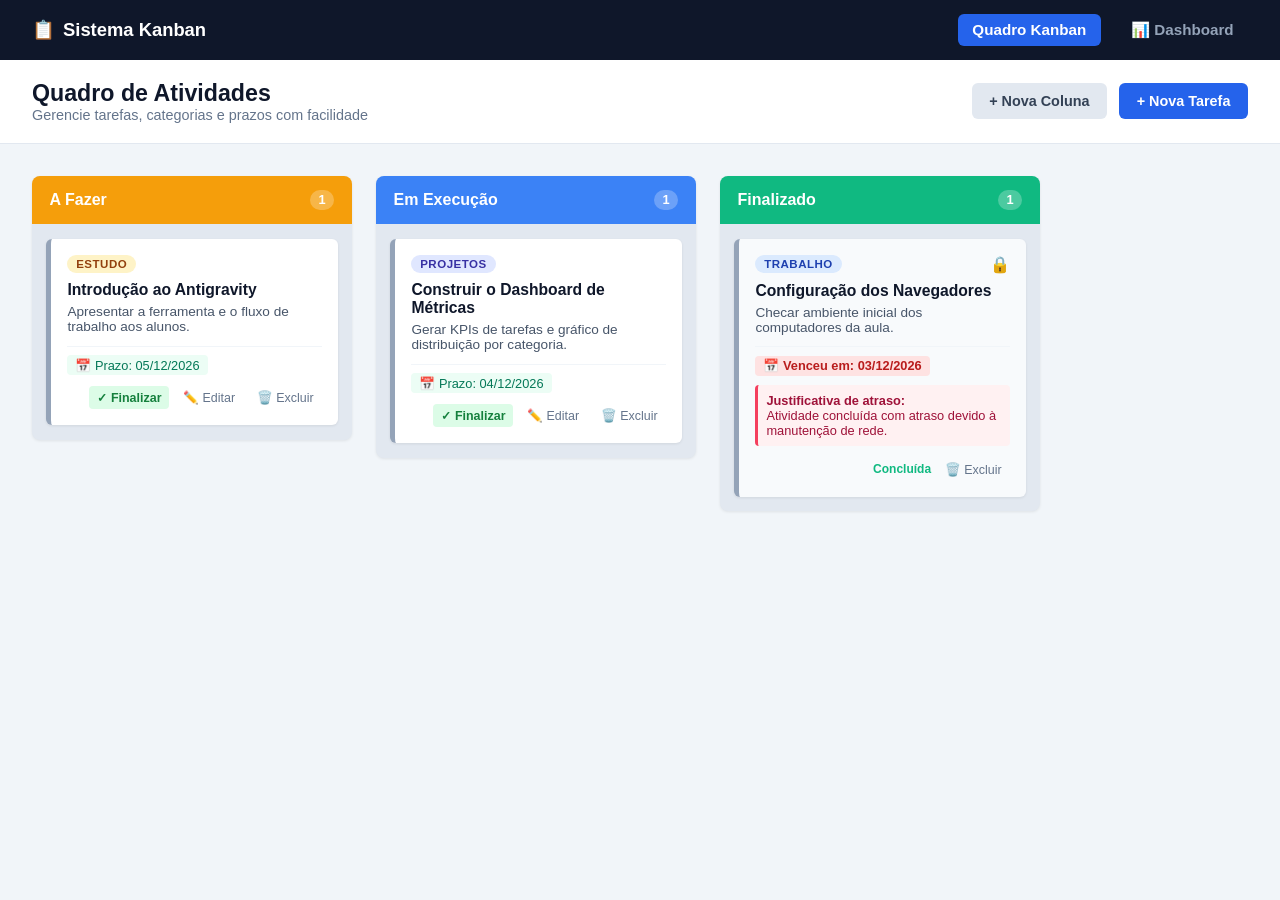
<file: 30.10/index.html>
<!DOCTYPE html>
<html lang="pt-BR">
<head>
  <meta charset="UTF-8">
  <meta name="viewport" content="width=device-width, initial-scale=1.0">
  <title>Kanban Simples - Gerenciador de Tarefas</title>
  <link rel="stylesheet" href="style.css">
</head>
<body>

  <!-- Barra de Navegação Superior -->
  <nav class="navbar">
    <div class="nav-brand">
      <span class="logo-icon">📋</span>
      <span class="brand-name">Sistema Kanban</span>
    </div>
    <div class="nav-links">
      <a href="index.html" class="nav-link active">Quadro Kanban</a>
      <a href="dashboard.html" class="nav-link">📊 Dashboard</a>
    </div>
  </nav>

  <!-- Cabeçalho Principal com Botões de Ação -->
  <header class="header">
    <div class="header-content">
      <h1>Quadro de Atividades</h1>
      <p>Gerencie tarefas, categorias e prazos com facilidade</p>
    </div>
    <div class="header-actions">
      <!-- Botão para adicionar coluna customizada -->
      <button id="btn-nova-coluna" class="btn btn-secondary">+ Nova Coluna</button>
      <!-- Botão para adicionar nova tarefa -->
      <button id="btn-nova-tarefa" class="btn btn-primary">+ Nova Tarefa</button>
    </div>
  </header>

  <!-- Contêiner Dinâmico de Colunas do Kanban -->
  <main class="kanban-container" id="kanban-board">
    <!-- As colunas (fixas e customizadas) serão renderizadas via JavaScript -->
  </main>

  <!-- ============================================================
       MODAL 1: CRIAR / EDITAR TAREFA
       ============================================================ -->
  <div id="modal-tarefa" class="modal-overlay hidden">
    <div class="modal-box">
      <div class="modal-header">
        <h3 id="modal-titulo">Criar Nova Tarefa</h3>
        <button type="button" class="btn-close" id="btn-fechar-modal">&times;</button>
      </div>

      <form id="form-tarefa">
        <!-- ID Oculto para edição -->
        <input type="hidden" id="tarefa-id">

        <!-- Título -->
        <div class="form-group">
          <label for="tarefa-titulo">Título *</label>
          <input type="text" id="tarefa-titulo" placeholder="Ex: Preparar apresentação da aula" required>
        </div>

        <!-- Categoria -->
        <div class="form-group">
          <label for="tarefa-categoria">Categoria *</label>
          <select id="tarefa-categoria" required>
            <option value="Trabalho">Trabalho</option>
            <option value="Estudo">Estudo</option>
            <option value="Pessoal">Pessoal</option>
            <option value="Projetos">Projetos</option>
            <option value="Geral">Geral</option>
          </select>
        </div>

        <!-- Descrição -->
        <div class="form-group">
          <label for="tarefa-descricao">Descrição</label>
          <textarea id="tarefa-descricao" rows="3" placeholder="Detalhes e observações..."></textarea>
        </div>

        <!-- Prazo -->
        <div class="form-group">
          <label for="tarefa-prazo">Prazo de Conclusão *</label>
          <input type="date" id="tarefa-prazo" required>
        </div>

        <!-- Status / Coluna Inicial -->
        <div class="form-group" id="grupo-status">
          <label for="tarefa-status">Quadro / Coluna</label>
          <select id="tarefa-status">
            <!-- As opções de colunas serão preenchidas dinamicamente -->
          </select>
        </div>

        <div class="modal-actions">
          <button type="button" class="btn btn-secondary" id="btn-cancelar-modal">Cancelar</button>
          <button type="submit" class="btn btn-primary" id="btn-salvar-tarefa">Salvar</button>
        </div>
      </form>
    </div>
  </div>

  <!-- ============================================================
       MODAL 2: CRIAR NOVA COLUNA / QUADRO
       ============================================================ -->
  <div id="modal-coluna" class="modal-overlay hidden">
    <div class="modal-box">
      <div class="modal-header">
        <h3>Criar Nova Coluna</h3>
        <button type="button" class="btn-close" id="btn-fechar-modal-coluna">&times;</button>
      </div>

      <form id="form-coluna">
        <div class="form-group">
          <label for="coluna-titulo">Nome da Coluna *</label>
          <input type="text" id="coluna-titulo" placeholder="Ex: Em Revisão, Impedimento..." required>
        </div>

        <div class="form-group">
          <label for="coluna-cor">Cor do Cabeçalho</label>
          <select id="coluna-cor">
            <option value="#6366f1">Roxo / Índigo</option>
            <option value="#06b6d4">Ciano</option>
            <option value="#ec4899">Rosa</option>
            <option value="#8b5cf6">Violeta</option>
            <option value="#64748b">Cinza Ardósia</option>
          </select>
        </div>

        <div class="modal-actions">
          <button type="button" class="btn btn-secondary" id="btn-cancelar-modal-coluna">Cancelar</button>
          <button type="submit" class="btn btn-primary">Adicionar Coluna</button>
        </div>
      </form>
    </div>
  </div>

  <!-- ============================================================
       MODAL 3: JUSTIFICATIVA DE TAREFA VENCIDA
       ============================================================ -->
  <div id="modal-justificativa" class="modal-overlay hidden">
    <div class="modal-box">
      <div class="modal-header">
        <h3 class="text-danger">⚠️ Atenção: Tarefa Vencida!</h3>
      </div>
      <p class="modal-info">
        Esta tarefa ultrapassou a data limite. Para concluí-la, informe uma <strong>justificativa obrigatória</strong> de encerramento fora do prazo.
      </p>

      <form id="form-justificativa">
        <div class="form-group">
          <label for="justificativa-texto">Nota de Encerramento *</label>
          <textarea id="justificativa-texto" rows="3" placeholder="Descreva o motivo do atraso e como a entrega foi finalizada..." required></textarea>
        </div>

        <div class="modal-actions">
          <button type="button" class="btn btn-secondary" id="btn-cancelar-justificativa">Voltar</button>
          <button type="submit" class="btn btn-danger">Confirmar Conclusão</button>
        </div>
      </form>
    </div>
  </div>

  <!-- Script da Aplicação -->
  <script src="script.js"></script>
</body>
</html>
</file>
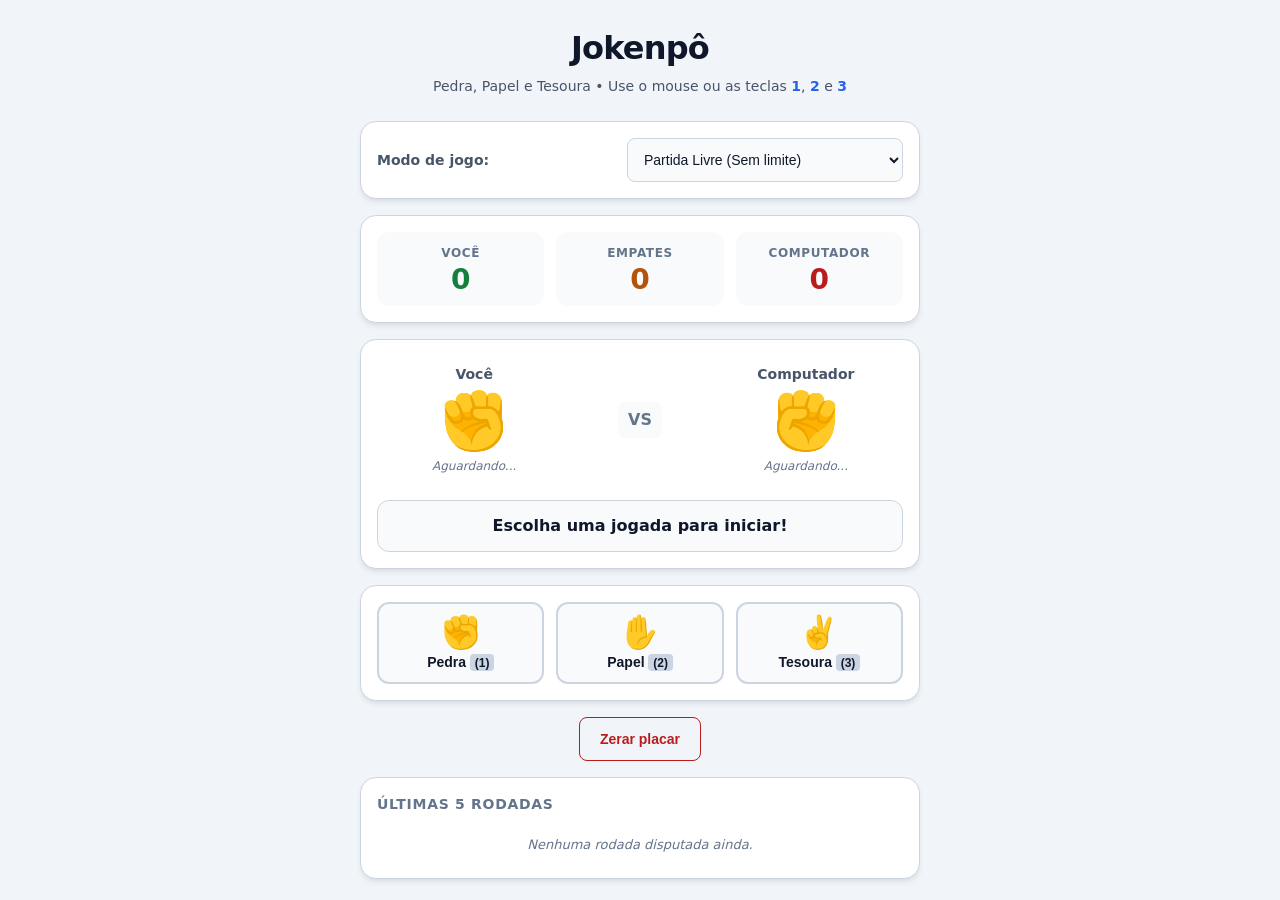
<file: 30.10_TESTE/index.html>
<!DOCTYPE html>
<html lang="pt-BR">
<head>
  <meta charset="UTF-8">
  <meta name="viewport" content="width=device-width, initial-scale=1.0">
  <title>Jokenpô - Pedra, Papel e Tesoura</title>
  <meta name="description" content="Jogo clássico de Jokenpô (Pedra, Papel e Tesoura) desenvolvido em HTML, CSS e JavaScript puros.">
  <link rel="stylesheet" href="style.css">
  <script src="script.js" defer></script>
</head>
<body>
  <div class="app-layout">
    <header class="game-header">
      <h1 class="game-title">Jokenpô</h1>
      <p class="game-subtitle">Pedra, Papel e Tesoura &bull; Use o mouse ou as teclas <strong>1</strong>, <strong>2</strong> e <strong>3</strong></p>
    </header>

    <main class="game-main">
      <!-- Seletor de Modo de Partida -->
      <section class="section-card mode-section" aria-label="Configuração do modo de jogo">
        <label for="mode-select" class="mode-label">Modo de jogo:</label>
        <select id="mode-select" class="custom-select">
          <option value="free">Partida Livre (Sem limite)</option>
          <option value="bestOf3">Melhor de 3 (Primeiro com 2 vitórias)</option>
          <option value="bestOf5">Melhor de 5 (Primeiro com 3 vitórias)</option>
        </select>
      </section>

      <!-- Placar do Jogo -->
      <section class="section-card scoreboard-section" aria-label="Placar atual">
        <div class="score-card player-score-card">
          <span class="score-label">Você</span>
          <span id="player-score" class="score-value">0</span>
        </div>
        <div class="score-card draw-score-card">
          <span class="score-label">Empates</span>
          <span id="draw-score" class="score-value">0</span>
        </div>
        <div class="score-card computer-score-card">
          <span class="score-label">Computador</span>
          <span id="computer-score" class="score-value">0</span>
        </div>
      </section>

      <!-- Arena do Duelo e Animação -->
      <section class="section-card arena-section" aria-label="Área de disputa da rodada">
        <div class="fighters-stage">
          <div class="fighter-box">
            <span class="fighter-name">Você</span>
            <div id="player-hand" class="hand-display" aria-hidden="true">✊</div>
            <span id="player-choice-text" class="choice-text">Aguardando...</span>
          </div>

          <div class="versus-badge" aria-hidden="true">VS</div>

          <div class="fighter-box">
            <span class="fighter-name">Computador</span>
            <div id="computer-hand" class="hand-display computer-hand" aria-hidden="true">✊</div>
            <span id="computer-choice-text" class="choice-text">Aguardando...</span>
          </div>
        </div>

        <!-- Região Live para Anúncio Acessível de Resultados -->
        <div id="game-message" class="game-message" aria-live="polite" role="status">
          Escolha uma jogada para iniciar!
        </div>

        <!-- Alerta de Conclusão de Partida -->
        <div id="match-banner" class="match-banner hidden" role="alert">
          <p id="match-winner-text" class="match-winner-text"></p>
          <button type="button" id="btn-play-again" class="btn btn-primary">Jogar novamente</button>
        </div>
      </section>

      <!-- Controles de Escolha do Jogador -->
      <section class="section-card choices-section" aria-label="Opções de jogada">
        <h2 class="sr-only">Faça sua escolha</h2>
        <div id="choices-container" class="choices-container">
          <button type="button" class="btn-choice" data-choice="pedra" aria-label="Escolher Pedra (atalho: tecla 1)">
            <span class="choice-emoji" aria-hidden="true">✊</span>
            <span class="choice-name">Pedra <kbd>(1)</kbd></span>
          </button>
          <button type="button" class="btn-choice" data-choice="papel" aria-label="Escolher Papel (atalho: tecla 2)">
            <span class="choice-emoji" aria-hidden="true">✋</span>
            <span class="choice-name">Papel <kbd>(2)</kbd></span>
          </button>
          <button type="button" class="btn-choice" data-choice="tesoura" aria-label="Escolher Tesoura (atalho: tecla 3)">
            <span class="choice-emoji" aria-hidden="true">✌️</span>
            <span class="choice-name">Tesoura <kbd>(3)</kbd></span>
          </button>
        </div>
      </section>

      <!-- Ações Gerais -->
      <section class="actions-section" aria-label="Ações da partida">
        <button type="button" id="btn-reset-score" class="btn btn-danger">Zerar placar</button>
      </section>

      <!-- Histórico das Últimas 5 Rodadas -->
      <section class="section-card history-section" aria-label="Histórico recente de rodadas">
        <h2 class="history-title">Últimas 5 Rodadas</h2>
        <ul id="history-list" class="history-list">
          <li class="history-empty">Nenhuma rodada disputada ainda.</li>
        </ul>
      </section>
    </main>
  </div>
</body>
</html>
</file>
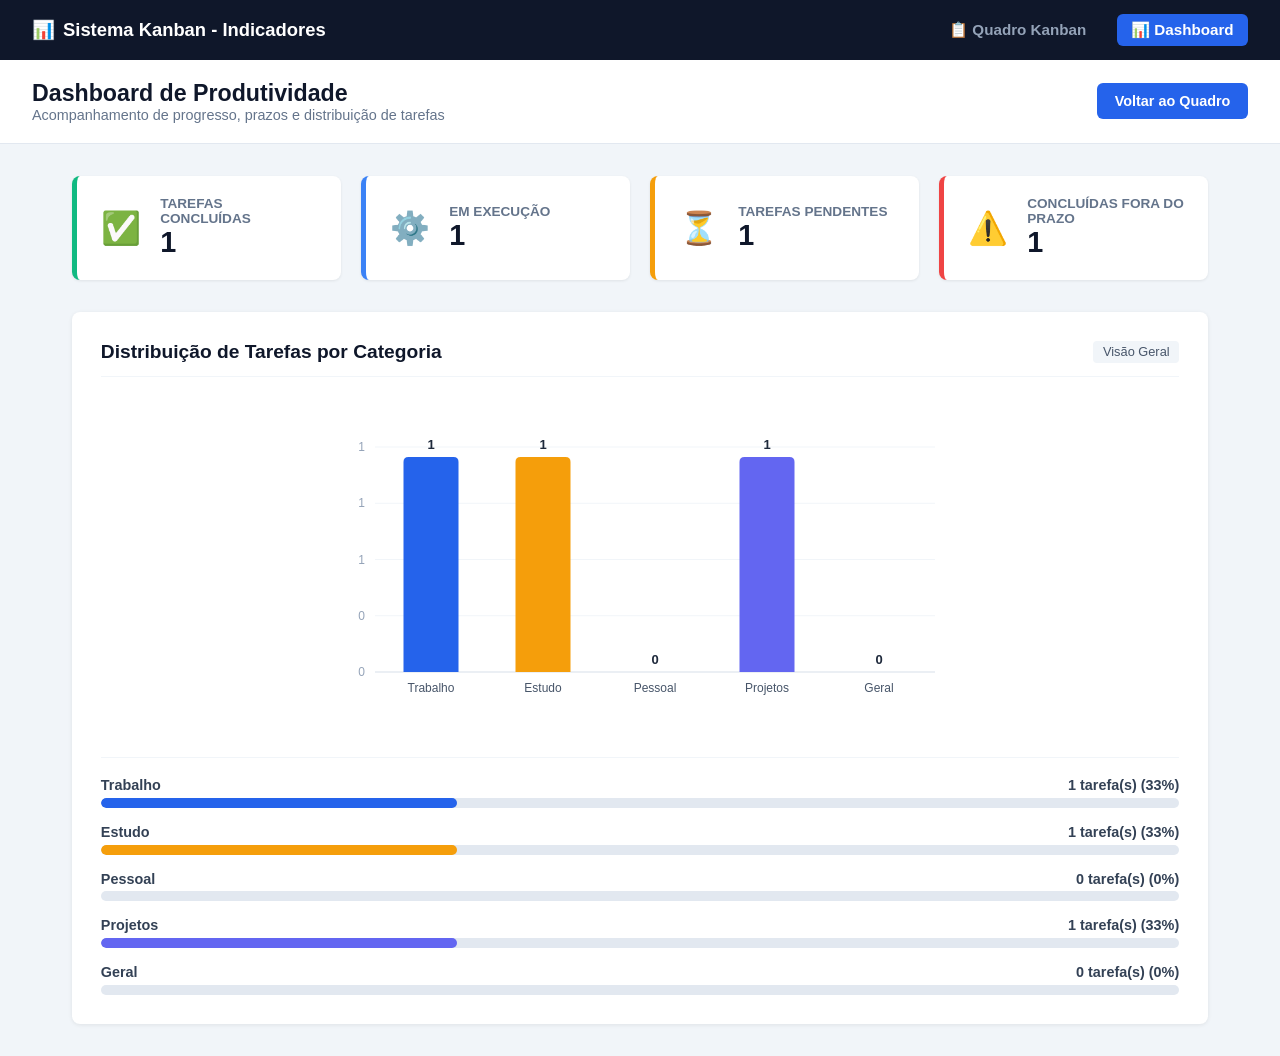
<file: 30.10/dashboard.html>
<!DOCTYPE html>
<html lang="pt-BR">
<head>
  <meta charset="UTF-8">
  <meta name="viewport" content="width=device-width, initial-scale=1.0">
  <title>Dashboard de Métricas - Kanban</title>
  <link rel="stylesheet" href="style.css">
</head>
<body>

  <!-- Barra de Navegação Superior -->
  <nav class="navbar">
    <div class="nav-brand">
      <span class="logo-icon">📊</span>
      <span class="brand-name">Sistema Kanban - Indicadores</span>
    </div>
    <div class="nav-links">
      <a href="index.html" class="nav-link">📋 Quadro Kanban</a>
      <a href="dashboard.html" class="nav-link active">📊 Dashboard</a>
    </div>
  </nav>

  <!-- Cabeçalho Principal do Dashboard -->
  <header class="header">
    <div class="header-content">
      <h1>Dashboard de Produtividade</h1>
      <p>Acompanhamento de progresso, prazos e distribuição de tarefas</p>
    </div>
    <div>
      <a href="index.html" class="btn btn-primary">Voltar ao Quadro</a>
    </div>
  </header>

  <main class="dashboard-container">
    
    <!-- Seção de Indicadores Chave (Cards de Métricas) -->
    <section class="kpi-grid">
      
      <!-- Tarefas Concluídas -->
      <div class="kpi-card kpi-concluidas">
        <div class="kpi-icon">✅</div>
        <div class="kpi-info">
          <span class="kpi-label">Tarefas Concluídas</span>
          <span class="kpi-value" id="kpi-concluidas">0</span>
        </div>
      </div>

      <!-- Tarefas Em Execução -->
      <div class="kpi-card kpi-execucao">
        <div class="kpi-icon">⚙️</div>
        <div class="kpi-info">
          <span class="kpi-label">Em Execução</span>
          <span class="kpi-value" id="kpi-execucao">0</span>
        </div>
      </div>

      <!-- Tarefas Pendentes -->
      <div class="kpi-card kpi-pendentes">
        <div class="kpi-icon">⏳</div>
        <div class="kpi-info">
          <span class="kpi-label">Tarefas Pendentes</span>
          <span class="kpi-value" id="kpi-pendentes">0</span>
        </div>
      </div>

      <!-- Concluídas Fora do Prazo -->
      <div class="kpi-card kpi-atrasadas">
        <div class="kpi-icon">⚠️</div>
        <div class="kpi-info">
          <span class="kpi-label">Concluídas Fora do Prazo</span>
          <span class="kpi-value" id="kpi-fora-prazo">0</span>
        </div>
      </div>

    </section>

    <!-- Seção de Gráficos e Distribuição por Categoria -->
    <section class="charts-section">
      <div class="chart-card">
        <div class="chart-header">
          <h2>Distribuição de Tarefas por Categoria</h2>
          <span class="badge-info">Visão Geral</span>
        </div>

        <!-- Gráfico em Canvas Nativo (JavaScript 2D) -->
        <div class="canvas-wrapper">
          <canvas id="graficoCategorias" width="650" height="300"></canvas>
        </div>

        <!-- Lista Detalhada com Barras de Progresso e Percentuais -->
        <div class="category-breakdown" id="category-breakdown">
          <!-- Gerado via JavaScript -->
        </div>
      </div>
    </section>

  </main>

  <!-- Script de Dados do Dashboard -->
  <script src="dashboard.js"></script>
</body>
</html>
</file>
<file: 30.10/style.css>
/* ============================================================
   ESTILOS GERAIS E RESET
   ============================================================ */
* {
  margin: 0;
  padding: 0;
  box-sizing: border-box;
  font-family: 'Segoe UI', Tahoma, Geneva, Verdana, sans-serif;
}

body {
  background-color: #f1f5f9;
  color: #1e293b;
  min-height: 100vh;
  display: flex;
  flex-direction: column;
}

/* ============================================================
   BARRA DE NAVEGAÇÃO
   ============================================================ */
.navbar {
  background-color: #0f172a;
  color: #ffffff;
  padding: 0.85rem 2rem;
  display: flex;
  justify-content: space-between;
  align-items: center;
  box-shadow: 0 2px 5px rgba(0, 0, 0, 0.15);
}

.nav-brand {
  display: flex;
  align-items: center;
  gap: 0.5rem;
  font-size: 1.15rem;
  font-weight: 700;
}

.nav-links {
  display: flex;
  gap: 1rem;
}

.nav-link {
  color: #94a3b8;
  text-decoration: none;
  font-size: 0.95rem;
  font-weight: 600;
  padding: 0.45rem 0.9rem;
  border-radius: 6px;
  transition: all 0.2s ease;
}

.nav-link:hover {
  color: #ffffff;
  background-color: rgba(255, 255, 255, 0.1);
}

.nav-link.active {
  color: #ffffff;
  background-color: #2563eb;
}

/* ============================================================
   CABEÇALHO
   ============================================================ */
.header {
  background-color: #ffffff;
  padding: 1.25rem 2rem;
  display: flex;
  justify-content: space-between;
  align-items: center;
  flex-wrap: wrap;
  gap: 1rem;
  border-bottom: 1px solid #e2e8f0;
}

.header-content h1 {
  font-size: 1.45rem;
  color: #0f172a;
}

.header-content p {
  font-size: 0.9rem;
  color: #64748b;
}

.header-actions {
  display: flex;
  gap: 0.75rem;
}

/* ============================================================
   BOTÕES GERAIS
   ============================================================ */
.btn {
  border: none;
  border-radius: 6px;
  padding: 0.6rem 1.1rem;
  font-size: 0.9rem;
  font-weight: 600;
  cursor: pointer;
  text-decoration: none;
  display: inline-flex;
  align-items: center;
  gap: 0.4rem;
  transition: background-color 0.2s, transform 0.1s;
}

.btn:active {
  transform: scale(0.98);
}

.btn-primary {
  background-color: #2563eb;
  color: #ffffff;
}

.btn-primary:hover {
  background-color: #1d4ed8;
}

.btn-secondary {
  background-color: #e2e8f0;
  color: #334155;
}

.btn-secondary:hover {
  background-color: #cbd5e1;
}

.btn-danger {
  background-color: #ef4444;
  color: #ffffff;
}

.btn-danger:hover {
  background-color: #dc2626;
}

/* ============================================================
   QUADRO KANBAN (COLUNAS DINÂMICAS)
   ============================================================ */
.kanban-container {
  display: flex;
  gap: 1.5rem;
  padding: 2rem;
  flex: 1;
  overflow-x: auto;
  align-items: flex-start;
}

.column {
  background-color: #e2e8f0;
  border-radius: 8px;
  width: 320px;
  min-width: 300px;
  display: flex;
  flex-direction: column;
  box-shadow: 0 1px 3px rgba(0, 0, 0, 0.08);
  max-height: calc(100vh - 180px);
}

.column-header {
  padding: 0.9rem 1.1rem;
  border-top-left-radius: 8px;
  border-top-right-radius: 8px;
  display: flex;
  justify-content: space-between;
  align-items: center;
  color: #ffffff;
}

.column-title-box {
  display: flex;
  align-items: center;
  gap: 0.5rem;
}

.column-title-box h2 {
  font-size: 1rem;
  font-weight: 600;
}

.column-actions {
  display: flex;
  align-items: center;
  gap: 0.4rem;
}

.task-count {
  background-color: rgba(255, 255, 255, 0.25);
  padding: 0.15rem 0.55rem;
  border-radius: 12px;
  font-size: 0.8rem;
  font-weight: bold;
}

.btn-delete-col {
  background: transparent;
  border: none;
  color: rgba(255, 255, 255, 0.8);
  cursor: pointer;
  font-size: 0.9rem;
  padding: 0.1rem 0.3rem;
  border-radius: 4px;
}

.btn-delete-col:hover {
  background: rgba(255, 255, 255, 0.2);
  color: #ffffff;
}

/* Lista de Cards */
.task-list {
  padding: 0.9rem;
  flex: 1;
  overflow-y: auto;
  display: flex;
  flex-direction: column;
  gap: 0.8rem;
  min-height: 180px;
  transition: background-color 0.2s;
}

.task-list.drag-over {
  background-color: #dbeafe;
  border: 2px dashed #3b82f6;
  border-radius: 6px;
}

/* ============================================================
   CARD DE TAREFA
   ============================================================ */
.task-card {
  background-color: #ffffff;
  border-radius: 6px;
  padding: 1rem;
  box-shadow: 0 1px 3px rgba(0, 0, 0, 0.08);
  cursor: grab;
  position: relative;
  transition: box-shadow 0.2s, transform 0.1s;
  border-left: 5px solid #94a3b8;
}

.task-card:hover {
  box-shadow: 0 4px 10px rgba(0, 0, 0, 0.12);
}

.task-card.dragging {
  opacity: 0.4;
  cursor: grabbing;
}

.task-card.card-bloqueado {
  cursor: default;
  background-color: #f8fafc;
}

/* Cabeçalho do Card: Categoria e Ações */
.task-card-top {
  display: flex;
  justify-content: space-between;
  align-items: center;
  margin-bottom: 0.5rem;
}

/* Badges de Categoria */
.badge-categoria {
  font-size: 0.72rem;
  font-weight: 700;
  text-transform: uppercase;
  padding: 0.2rem 0.55rem;
  border-radius: 12px;
  letter-spacing: 0.5px;
}

.categoria-trabalho { background-color: #dbeafe; color: #1e40af; }
.categoria-estudo { background-color: #fef3c7; color: #92400e; }
.categoria-pessoal { background-color: #fce7f3; color: #9d174d; }
.categoria-projetos { background-color: #e0e7ff; color: #3730a3; }
.categoria-geral { background-color: #e2e8f0; color: #334155; }

.task-card-title {
  font-size: 0.98rem;
  font-weight: 600;
  margin-bottom: 0.35rem;
  color: #0f172a;
}

.task-card-desc {
  font-size: 0.85rem;
  color: #475569;
  margin-bottom: 0.7rem;
  white-space: pre-line;
}

/* Metadados: Prazo */
.task-card-meta {
  display: flex;
  justify-content: space-between;
  align-items: center;
  font-size: 0.8rem;
  border-top: 1px solid #f1f5f9;
  padding-top: 0.55rem;
}

.badge-prazo {
  padding: 0.15rem 0.5rem;
  border-radius: 4px;
  font-weight: 500;
}

.badge-prazo.em-dia {
  background-color: #ecfdf5;
  color: #047857;
}

.badge-prazo.vencido {
  background-color: #fee2e2;
  color: #b91c1c;
  font-weight: bold;
}

/* Nota de Conclusão / Justificativa */
.task-card-nota {
  margin-top: 0.6rem;
  padding: 0.5rem;
  background-color: #fff1f2;
  border-left: 3px solid #f43f5e;
  border-radius: 4px;
  font-size: 0.8rem;
  color: #9f1239;
}

/* Botões de Ação do Card */
.task-actions {
  display: flex;
  gap: 0.35rem;
  margin-top: 0.7rem;
  justify-content: flex-end;
}

.btn-icon {
  background: none;
  border: none;
  cursor: pointer;
  font-size: 0.78rem;
  padding: 0.25rem 0.5rem;
  border-radius: 4px;
  color: #64748b;
  transition: all 0.2s;
}

.btn-icon:hover {
  background-color: #f1f5f9;
  color: #0f172a;
}

.btn-icon.btn-delete:hover {
  background-color: #fee2e2;
  color: #b91c1c;
}

.btn-icon.btn-finish {
  background-color: #dcfce7;
  color: #15803d;
  font-weight: bold;
}

.btn-icon.btn-finish:hover {
  background-color: #bbf7d0;
}

/* ============================================================
   MODAIS
   ============================================================ */
.modal-overlay {
  position: fixed;
  top: 0;
  left: 0;
  width: 100vw;
  height: 100vh;
  background-color: rgba(15, 23, 42, 0.6);
  display: flex;
  justify-content: center;
  align-items: center;
  z-index: 1000;
}

.modal-overlay.hidden {
  display: none;
}

.modal-box {
  background-color: #ffffff;
  border-radius: 8px;
  padding: 1.6rem;
  width: 90%;
  max-width: 480px;
  box-shadow: 0 10px 30px rgba(0, 0, 0, 0.25);
}

.modal-header {
  display: flex;
  justify-content: space-between;
  align-items: center;
  margin-bottom: 1rem;
}

.modal-header h3 {
  font-size: 1.2rem;
  color: #0f172a;
}

.text-danger {
  color: #ef4444 !important;
}

.btn-close {
  background: none;
  border: none;
  font-size: 1.5rem;
  cursor: pointer;
  color: #94a3b8;
}

.btn-close:hover {
  color: #334155;
}

.modal-info {
  font-size: 0.9rem;
  color: #475569;
  margin-bottom: 1rem;
  line-height: 1.5;
}

.form-group {
  margin-bottom: 1rem;
  display: flex;
  flex-direction: column;
}

.form-group label {
  font-size: 0.85rem;
  font-weight: 600;
  margin-bottom: 0.35rem;
  color: #334155;
}

.form-group input,
.form-group textarea,
.form-group select {
  padding: 0.65rem;
  border: 1px solid #cbd5e1;
  border-radius: 6px;
  font-size: 0.95rem;
  color: #1e293b;
  outline: none;
}

.form-group input:focus,
.form-group textarea:focus,
.form-group select:focus {
  border-color: #2563eb;
  box-shadow: 0 0 0 2px rgba(37, 99, 235, 0.15);
}

.modal-actions {
  display: flex;
  justify-content: flex-end;
  gap: 0.75rem;
  margin-top: 1.3rem;
}

/* ============================================================
   ESTILOS DO DASHBOARD
   ============================================================ */
.dashboard-container {
  padding: 2rem;
  max-width: 1200px;
  margin: 0 auto;
  width: 100%;
  display: flex;
  flex-direction: column;
  gap: 2rem;
}

/* Grid de Indicadores (KPIs) */
.kpi-grid {
  display: grid;
  grid-template-columns: repeat(auto-fit, minmax(230px, 1fr));
  gap: 1.25rem;
}

.kpi-card {
  background-color: #ffffff;
  padding: 1.3rem 1.5rem;
  border-radius: 8px;
  box-shadow: 0 1px 3px rgba(0, 0, 0, 0.08);
  display: flex;
  align-items: center;
  gap: 1.2rem;
  border-left: 5px solid #94a3b8;
}

.kpi-concluidas { border-left-color: #10b981; }
.kpi-execucao { border-left-color: #3b82f6; }
.kpi-pendentes { border-left-color: #f59e0b; }
.kpi-atrasadas { border-left-color: #ef4444; }

.kpi-icon {
  font-size: 2rem;
}

.kpi-info {
  display: flex;
  flex-direction: column;
}

.kpi-label {
  font-size: 0.85rem;
  color: #64748b;
  font-weight: 600;
  text-transform: uppercase;
}

.kpi-value {
  font-size: 1.8rem;
  font-weight: 700;
  color: #0f172a;
}

/* Seção de Gráficos */
.charts-section {
  display: flex;
  flex-direction: column;
  gap: 1.5rem;
}

.chart-card {
  background-color: #ffffff;
  border-radius: 8px;
  padding: 1.8rem;
  box-shadow: 0 1px 4px rgba(0, 0, 0, 0.08);
}

.chart-header {
  display: flex;
  justify-content: space-between;
  align-items: center;
  margin-bottom: 1.5rem;
  border-bottom: 1px solid #f1f5f9;
  padding-bottom: 0.8rem;
}

.chart-header h2 {
  font-size: 1.2rem;
  color: #0f172a;
}

.badge-info {
  background-color: #f1f5f9;
  color: #475569;
  font-size: 0.8rem;
  padding: 0.2rem 0.6rem;
  border-radius: 4px;
}

.canvas-wrapper {
  display: flex;
  justify-content: center;
  align-items: center;
  padding: 1rem 0;
  overflow-x: auto;
}

canvas#graficoCategorias {
  max-width: 100%;
  height: auto;
}

/* Detalhamento de Categorias */
.category-breakdown {
  display: flex;
  flex-direction: column;
  gap: 1rem;
  margin-top: 1.5rem;
  border-top: 1px solid #f1f5f9;
  padding-top: 1.2rem;
}

.breakdown-item {
  display: flex;
  flex-direction: column;
  gap: 0.3rem;
}

.breakdown-header {
  display: flex;
  justify-content: space-between;
  font-size: 0.9rem;
  font-weight: 600;
  color: #334155;
}

.progress-bar-bg {
  background-color: #e2e8f0;
  border-radius: 6px;
  height: 10px;
  overflow: hidden;
}

.progress-bar-fill {
  height: 100%;
  border-radius: 6px;
  transition: width 0.4s ease;
}
</file>
<file: 30.10_TESTE/style.css>
/* ==========================================================================
   Variáveis de Cores e Tema (Design Tokens)
   ========================================================================== */
:root {
  /* Tema Claro (Padrão) */
  --bg-primary: #f1f5f9;
  --bg-surface: #ffffff;
  --bg-surface-alt: #f8fafc;
  --border-color: #cbd5e1;

  --text-primary: #0f172a;
  --text-secondary: #475569;
  --text-muted: #64748b;

  --color-accent: #2563eb;
  --color-accent-hover: #1d4ed8;

  /* Estados de Rodada */
  --color-win: #15803d;
  --bg-win: #dcfce7;
  --border-win: #86efac;

  --color-lose: #b91c1c;
  --bg-lose: #fee2e2;
  --border-lose: #fca5a5;

  --color-draw: #b45309;
  --bg-draw: #fef3c7;
  --border-draw: #fcd34d;

  --focus-ring: #3b82f6;
  --radius-sm: 8px;
  --radius-md: 12px;
  --radius-lg: 16px;
  --shadow: 0 4px 6px -1px rgba(0, 0, 0, 0.08), 0 2px 4px -2px rgba(0, 0, 0, 0.06);
}

/* Suporte Automático a Tema Escuro */
@media (prefers-color-scheme: dark) {
  :root {
    --bg-primary: #0f172a;
    --bg-surface: #1e293b;
    --bg-surface-alt: #334155;
    --border-color: #475569;

    --text-primary: #f8fafc;
    --text-secondary: #cbd5e1;
    --text-muted: #94a3b8;

    --color-accent: #3b82f6;
    --color-accent-hover: #60a5fa;

    --color-win: #4ade80;
    --bg-win: rgba(22, 101, 52, 0.35);
    --border-win: #22c55e;

    --color-lose: #f87171;
    --bg-lose: rgba(153, 27, 27, 0.35);
    --border-lose: #ef4444;

    --color-draw: #fde047;
    --bg-draw: rgba(161, 98, 7, 0.35);
    --border-draw: #eab308;

    --focus-ring: #60a5fa;
    --shadow: 0 4px 6px -1px rgba(0, 0, 0, 0.3), 0 2px 4px -2px rgba(0, 0, 0, 0.2);
  }
}

/* ==========================================================================
   Reset e Configurações Globais
   ========================================================================== */
*, *::before, *::after {
  box-sizing: border-box;
  margin: 0;
  padding: 0;
}

body {
  font-family: system-ui, -apple-system, BlinkMacSystemFont, "Segoe UI", Roboto, "Helvetica Neue", Arial, sans-serif;
  background-color: var(--bg-primary);
  color: var(--text-primary);
  line-height: 1.5;
  min-height: 100vh;
  display: flex;
  justify-content: center;
  align-items: flex-start;
  padding: 1rem;
}

/* Acessibilidade: Ocultar visualmente mas manter para leitores de tela */
.sr-only {
  position: absolute;
  width: 1px;
  height: 1px;
  padding: 0;
  margin: -1px;
  overflow: hidden;
  clip: rect(0, 0, 0, 0);
  white-space: nowrap;
  border: 0;
}

/* ==========================================================================
   Layout Principal (Mobile First)
   ========================================================================== */
.app-layout {
  width: 100%;
  max-width: 560px;
  margin: 0 auto;
  display: flex;
  flex-direction: column;
  gap: 1rem;
}

.game-header {
  text-align: center;
  padding: 0.5rem 0;
}

.game-title {
  font-size: 2rem;
  font-weight: 800;
  letter-spacing: -0.025em;
  color: var(--text-primary);
}

.game-subtitle {
  font-size: 0.875rem;
  color: var(--text-secondary);
  margin-top: 0.25rem;
}

.game-subtitle strong {
  color: var(--color-accent);
}

.game-main {
  display: flex;
  flex-direction: column;
  gap: 1rem;
}

/* Cartões com elevação */
.section-card {
  background-color: var(--bg-surface);
  border: 1px solid var(--border-color);
  border-radius: var(--radius-lg);
  padding: 1rem;
  box-shadow: var(--shadow);
}

/* ==========================================================================
   Seletor de Modo
   ========================================================================== */
.mode-section {
  display: flex;
  flex-wrap: wrap;
  align-items: center;
  justify-content: space-between;
  gap: 0.5rem;
}

.mode-label {
  font-size: 0.875rem;
  font-weight: 600;
  color: var(--text-secondary);
}

.custom-select {
  padding: 0.5rem 0.75rem;
  border-radius: var(--radius-sm);
  border: 1px solid var(--border-color);
  background-color: var(--bg-surface-alt);
  color: var(--text-primary);
  font-size: 0.875rem;
  cursor: pointer;
  min-height: 44px;
}

.custom-select:focus-visible {
  outline: 2px solid var(--focus-ring);
  outline-offset: 2px;
}

/* ==========================================================================
   Placar
   ========================================================================== */
.scoreboard-section {
  display: grid;
  grid-template-columns: repeat(3, 1fr);
  gap: 0.75rem;
  text-align: center;
}

.score-card {
  background-color: var(--bg-surface-alt);
  border-radius: var(--radius-md);
  padding: 0.75rem 0.5rem;
  display: flex;
  flex-direction: column;
  gap: 0.25rem;
}

.score-label {
  font-size: 0.75rem;
  text-transform: uppercase;
  letter-spacing: 0.05em;
  font-weight: 700;
  color: var(--text-muted);
}

.score-value {
  font-size: 1.75rem;
  font-weight: 800;
  line-height: 1;
}

.player-score-card .score-value {
  color: var(--color-win);
}

.computer-score-card .score-value {
  color: var(--color-lose);
}

.draw-score-card .score-value {
  color: var(--color-draw);
}

/* ==========================================================================
   Arena de Duelo e Mãos
   ========================================================================== */
.arena-section {
  display: flex;
  flex-direction: column;
  align-items: center;
  gap: 1rem;
}

.fighters-stage {
  width: 100%;
  display: flex;
  align-items: center;
  justify-content: space-around;
  padding: 0.5rem 0;
}

.fighter-box {
  display: flex;
  flex-direction: column;
  align-items: center;
  gap: 0.5rem;
  min-width: 100px;
}

.fighter-name {
  font-size: 0.875rem;
  font-weight: 600;
  color: var(--text-secondary);
}

.hand-display {
  font-size: 3.5rem;
  line-height: 1;
  user-select: none;
  transform-origin: center bottom;
  display: inline-block;
  transition: transform 0.2s ease;
}

.computer-hand {
  transform: scaleX(-1);
}

.choice-text {
  font-size: 0.75rem;
  color: var(--text-muted);
  font-style: italic;
  min-height: 1.2rem;
}

.versus-badge {
  font-size: 1rem;
  font-weight: 900;
  color: var(--text-muted);
  background-color: var(--bg-surface-alt);
  padding: 0.4rem 0.6rem;
  border-radius: var(--radius-sm);
}

/* ==========================================================================
   Mensagens de Status e Resultados
   ========================================================================== */
.game-message {
  width: 100%;
  text-align: center;
  font-size: 1rem;
  font-weight: 600;
  padding: 0.75rem 1rem;
  border-radius: var(--radius-md);
  background-color: var(--bg-surface-alt);
  border: 1px solid var(--border-color);
  min-height: 52px;
  display: flex;
  align-items: center;
  justify-content: center;
  transition: background-color 0.25s ease, color 0.25s ease, border-color 0.25s ease;
}

.game-message.status-win {
  background-color: var(--bg-win);
  color: var(--color-win);
  border-color: var(--border-win);
}

.game-message.status-lose {
  background-color: var(--bg-lose);
  color: var(--color-lose);
  border-color: var(--border-lose);
}

.game-message.status-draw {
  background-color: var(--bg-draw);
  color: var(--color-draw);
  border-color: var(--border-draw);
}

/* Banner de Fim de Partida */
.match-banner {
  width: 100%;
  display: flex;
  flex-direction: column;
  align-items: center;
  gap: 0.75rem;
  padding: 1rem;
  border-radius: var(--radius-md);
  background-color: var(--bg-surface-alt);
  border: 2px dashed var(--color-accent);
}

.match-banner.hidden {
  display: none;
}

.match-winner-text {
  font-size: 1.125rem;
  font-weight: 700;
  text-align: center;
}

/* ==========================================================================
   Controles do Jogador
   ========================================================================== */
.choices-container {
  display: grid;
  grid-template-columns: repeat(3, 1fr);
  gap: 0.75rem;
}

.btn-choice {
  display: flex;
  flex-direction: column;
  align-items: center;
  justify-content: center;
  gap: 0.35rem;
  min-height: 80px;
  min-width: 44px;
  padding: 0.75rem 0.5rem;
  border-radius: var(--radius-md);
  border: 2px solid var(--border-color);
  background-color: var(--bg-surface-alt);
  color: var(--text-primary);
  cursor: pointer;
  transition: transform 0.15s ease, border-color 0.15s ease, box-shadow 0.15s ease, background-color 0.15s ease;
}

.btn-choice:hover:not(:disabled) {
  border-color: var(--color-accent);
  background-color: var(--bg-surface);
  transform: translateY(-2px);
  box-shadow: var(--shadow);
}

.btn-choice:active:not(:disabled) {
  transform: translateY(0);
}

.btn-choice:focus-visible {
  outline: 3px solid var(--focus-ring);
  outline-offset: 2px;
}

.btn-choice:disabled {
  opacity: 0.5;
  cursor: not-allowed;
  transform: none;
  box-shadow: none;
}

.choice-emoji {
  font-size: 2rem;
  line-height: 1;
}

.choice-name {
  font-size: 0.875rem;
  font-weight: 600;
}

kbd {
  font-size: 0.75rem;
  font-family: inherit;
  background-color: var(--border-color);
  padding: 0.1rem 0.3rem;
  border-radius: 4px;
  color: var(--text-primary);
}

/* ==========================================================================
   Botões de Ação
   ========================================================================== */
.actions-section {
  display: flex;
  justify-content: center;
}

.btn {
  display: inline-flex;
  align-items: center;
  justify-content: center;
  font-size: 0.875rem;
  font-weight: 600;
  padding: 0.625rem 1.25rem;
  min-height: 44px;
  border-radius: var(--radius-sm);
  border: none;
  cursor: pointer;
  transition: background-color 0.2s ease, transform 0.1s ease, box-shadow 0.2s ease;
}

.btn:focus-visible {
  outline: 3px solid var(--focus-ring);
  outline-offset: 2px;
}

.btn-primary {
  background-color: var(--color-accent);
  color: #ffffff;
}

.btn-primary:hover {
  background-color: var(--color-accent-hover);
  transform: translateY(-1px);
}

.btn-danger {
  background-color: transparent;
  color: var(--color-lose);
  border: 1px solid var(--color-lose);
}

.btn-danger:hover {
  background-color: var(--bg-lose);
}

/* ==========================================================================
   Histórico das Rodadas
   ========================================================================== */
.history-title {
  font-size: 0.875rem;
  font-weight: 700;
  text-transform: uppercase;
  letter-spacing: 0.05em;
  color: var(--text-muted);
  margin-bottom: 0.75rem;
}

.history-list {
  list-style: none;
  display: flex;
  flex-direction: column;
  gap: 0.5rem;
}

.history-item {
  display: flex;
  justify-content: space-between;
  align-items: center;
  padding: 0.5rem 0.75rem;
  border-radius: var(--radius-sm);
  background-color: var(--bg-surface-alt);
  font-size: 0.8125rem;
  border-left: 4px solid var(--border-color);
}

.history-item.win {
  border-left-color: var(--color-win);
}

.history-item.lose {
  border-left-color: var(--color-lose);
}

.history-item.draw {
  border-left-color: var(--color-draw);
}

.history-empty {
  text-align: center;
  font-size: 0.8125rem;
  color: var(--text-muted);
  font-style: italic;
  padding: 0.5rem 0;
}

.history-badge {
  font-weight: 700;
  padding: 0.15rem 0.4rem;
  border-radius: 4px;
}

.history-badge.win {
  background-color: var(--bg-win);
  color: var(--color-win);
}

.history-badge.lose {
  background-color: var(--bg-lose);
  color: var(--color-lose);
}

.history-badge.draw {
  background-color: var(--bg-draw);
  color: var(--color-draw);
}

/* ==========================================================================
   Animação de Contagem (Balanço das Mãos)
   ========================================================================== */
@keyframes shakeHandPlayer {
  0% { transform: rotate(0deg) translateY(0); }
  25% { transform: rotate(-25deg) translateY(-8px); }
  50% { transform: rotate(0deg) translateY(0); }
  75% { transform: rotate(20deg) translateY(8px); }
  100% { transform: rotate(0deg) translateY(0); }
}

@keyframes shakeHandComputer {
  0% { transform: scaleX(-1) rotate(0deg) translateY(0); }
  25% { transform: scaleX(-1) rotate(-25deg) translateY(-8px); }
  50% { transform: scaleX(-1) rotate(0deg) translateY(0); }
  75% { transform: scaleX(-1) rotate(20deg) translateY(8px); }
  100% { transform: scaleX(-1) rotate(0deg) translateY(0); }
}

.hand-animating-player {
  animation: shakeHandPlayer 0.5s ease-in-out infinite;
}

.hand-animating-computer {
  animation: shakeHandComputer 0.5s ease-in-out infinite;
}

/* Respeito a usuários com sensibilidade a movimento */
@media (prefers-reduced-motion: reduce) {
  *, *::before, *::after {
    animation-duration: 0.01ms !important;
    animation-iteration-count: 1 !important;
    transition-duration: 0.01ms !important;
    scroll-behavior: auto !important;
  }

  .hand-animating-player,
  .hand-animating-computer {
    animation: none;
    opacity: 0.6;
  }
}
</file>
